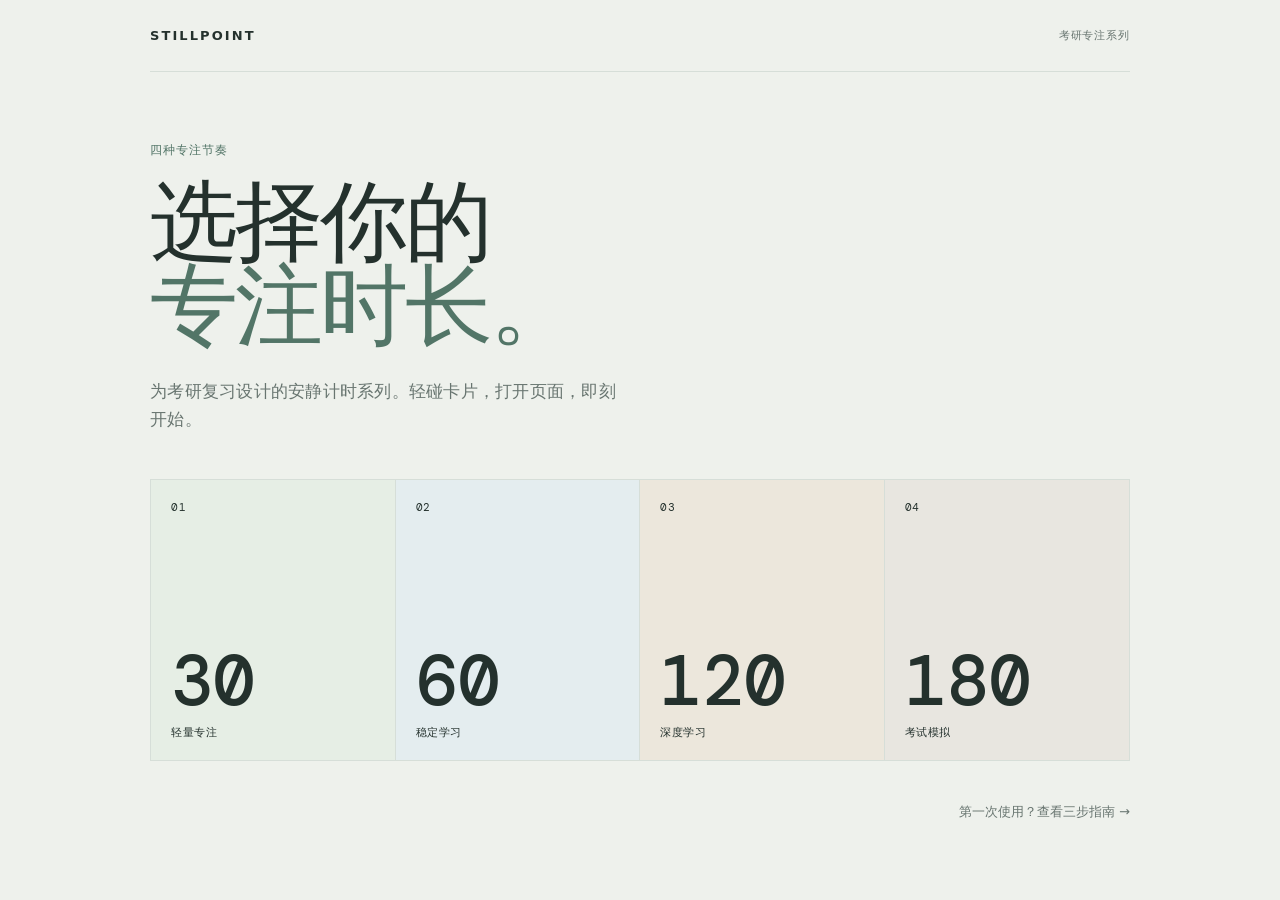
<file: index.html>
<!doctype html><html lang="zh-CN"><head><meta charset="UTF-8"><meta name="viewport" content="width=device-width,initial-scale=1"><meta name="theme-color" content="#eef1ec"><title>Stillpoint 专注计时卡</title><link rel="stylesheet" href="style.css"></head><body class="catalog"><main class="catalog-shell"><header class="topbar"><span class="brand">STILLPOINT</span><span class="session-label">考研专注系列</span></header><section class="catalog-intro"><p class="eyebrow">四种专注节奏</p><h1>选择你的<br><em>专注时长。</em></h1><p class="intro">为考研复习设计的安静计时系列。轻碰卡片，打开页面，即刻开始。</p></section><nav class="card-grid" aria-label="选择专注时长"><a class="product-card card-30" href="30/"><span>01</span><strong>30</strong><small>轻量专注</small></a><a class="product-card card-60" href="60/"><span>02</span><strong>60</strong><small>稳定学习</small></a><a class="product-card card-120" href="120/"><span>03</span><strong>120</strong><small>深度学习</small></a><a class="product-card card-180" href="180/"><span>04</span><strong>180</strong><small>考试模拟</small></a></nav><footer class="catalog-footer"><a href="guide/">第一次使用？查看三步指南 →</a></footer></main></body></html>
</file>
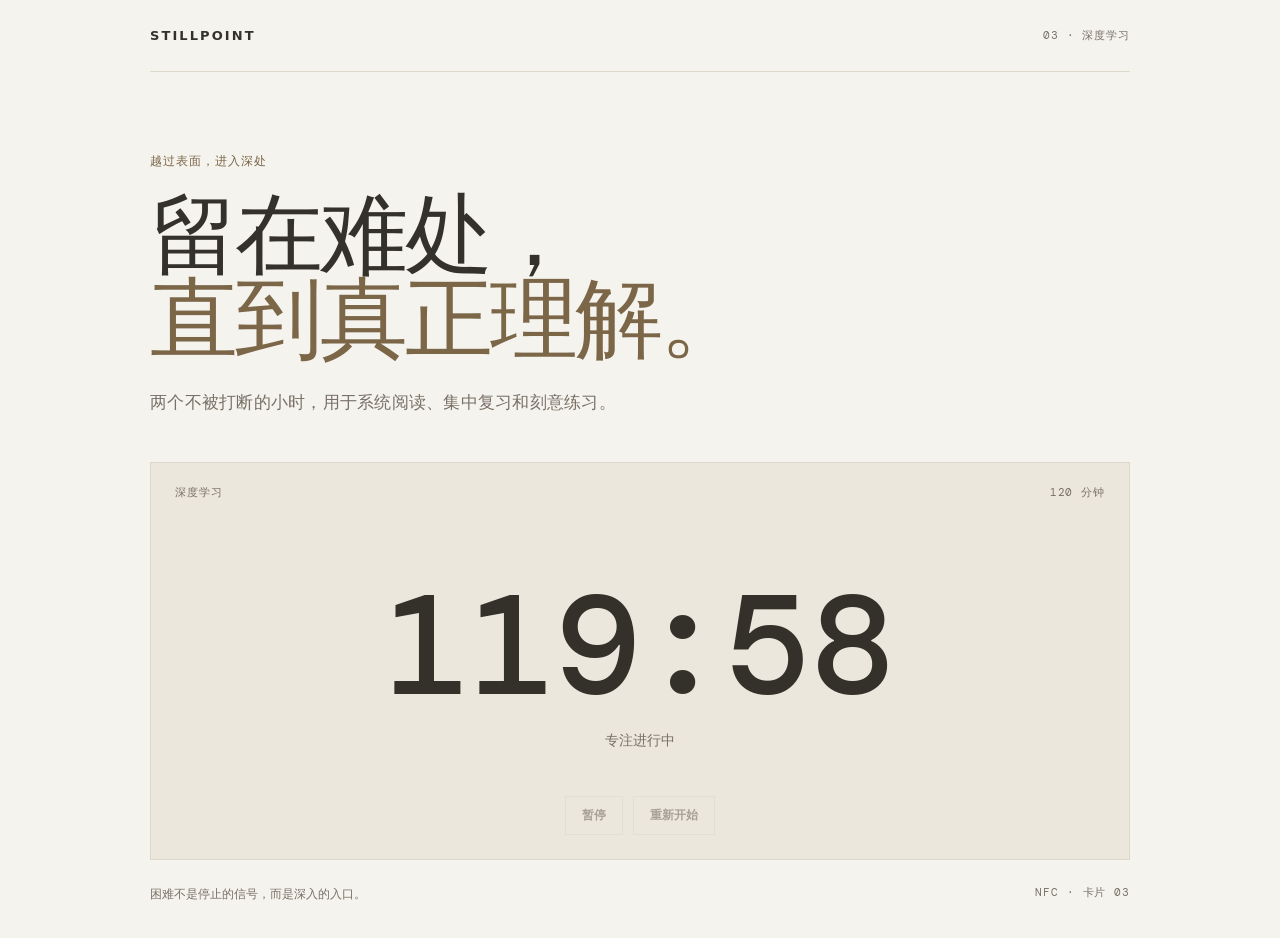
<file: 120/index.html>
<!doctype html><html lang="zh-CN"><head><meta charset="UTF-8"><meta name="viewport" content="width=device-width,initial-scale=1"><meta name="theme-color" content="#f0eee8"><title>120分钟深度学习 · Stillpoint</title><link rel="stylesheet" href="../style.css"></head><body class="timer-page theme-120" data-duration="120"><main class="shell"><header class="topbar"><a class="brand" href="../">STILLPOINT</a><span class="session-label">03 · 深度学习</span></header><section class="hero"><p class="eyebrow">越过表面，进入深处</p><h1>留在难处，<br><em>直到真正理解。</em></h1><p class="intro">两个不被打断的小时，用于系统阅读、集中复习和刻意练习。</p></section><section class="timer-panel" aria-label="120分钟深度学习计时器"><div class="mode-mark"><span>深度学习</span><span>120 分钟</span></div><div class="clock-wrap"><div class="clock" id="clock" aria-live="polite">120:00</div><div class="status" id="status">页面打开，计时即刻开始</div></div><div class="controls"><button class="primary" id="start">暂停</button><button class="secondary" id="reset">重新开始</button></div></section><footer class="footer"><span>困难不是停止的信号，而是深入的入口。</span><span class="nfc-mark">NFC · 卡片 03</span></footer></main><script src="../script.js"></script></body></html>
</file>
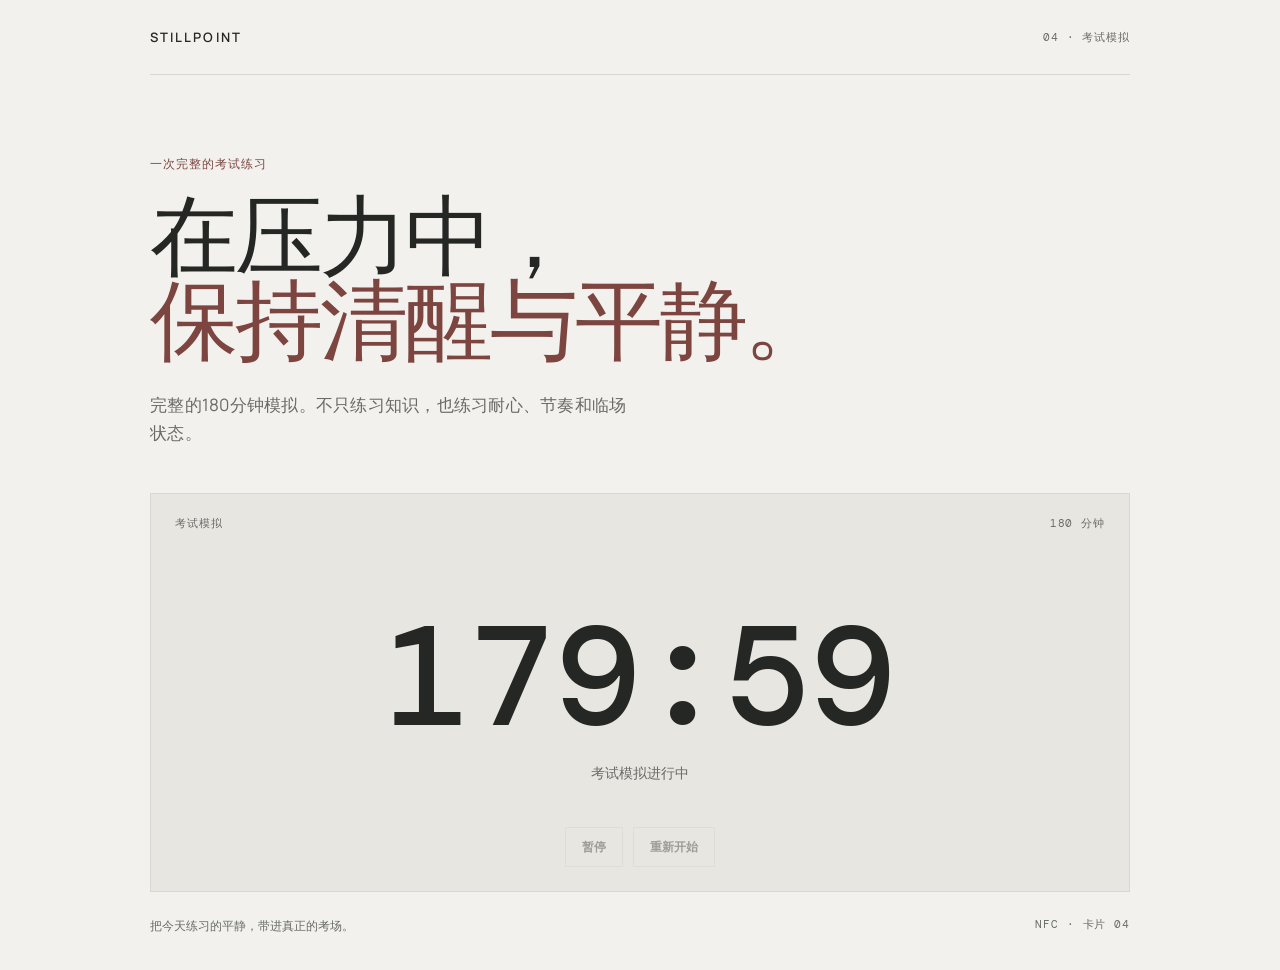
<file: 180/index.html>
<!doctype html><html lang="zh-CN"><head><meta charset="UTF-8"><meta name="viewport" content="width=device-width,initial-scale=1"><meta name="theme-color" content="#edece8"><title>180分钟考试模拟 · Stillpoint</title><link rel="stylesheet" href="../style.css"></head><body class="timer-page theme-180" data-duration="180"><main class="shell"><header class="topbar"><a class="brand" href="../">STILLPOINT</a><span class="session-label">04 · 考试模拟</span></header><section class="hero"><p class="eyebrow">一次完整的考试练习</p><h1>在压力中，<br><em>保持清醒与平静。</em></h1><p class="intro">完整的180分钟模拟。不只练习知识，也练习耐心、节奏和临场状态。</p></section><section class="timer-panel" aria-label="180分钟考试模拟计时器"><div class="mode-mark"><span>考试模拟</span><span>180 分钟</span></div><div class="clock-wrap"><div class="clock" id="clock" aria-live="polite">180:00</div><div class="status" id="status">页面打开，计时即刻开始</div></div><div class="controls"><button class="primary" id="start">暂停</button><button class="secondary" id="reset">重新开始</button></div></section><footer class="footer"><span>把今天练习的平静，带进真正的考场。</span><span class="nfc-mark">NFC · 卡片 04</span></footer></main><script src="../script.js"></script></body></html>
</file>
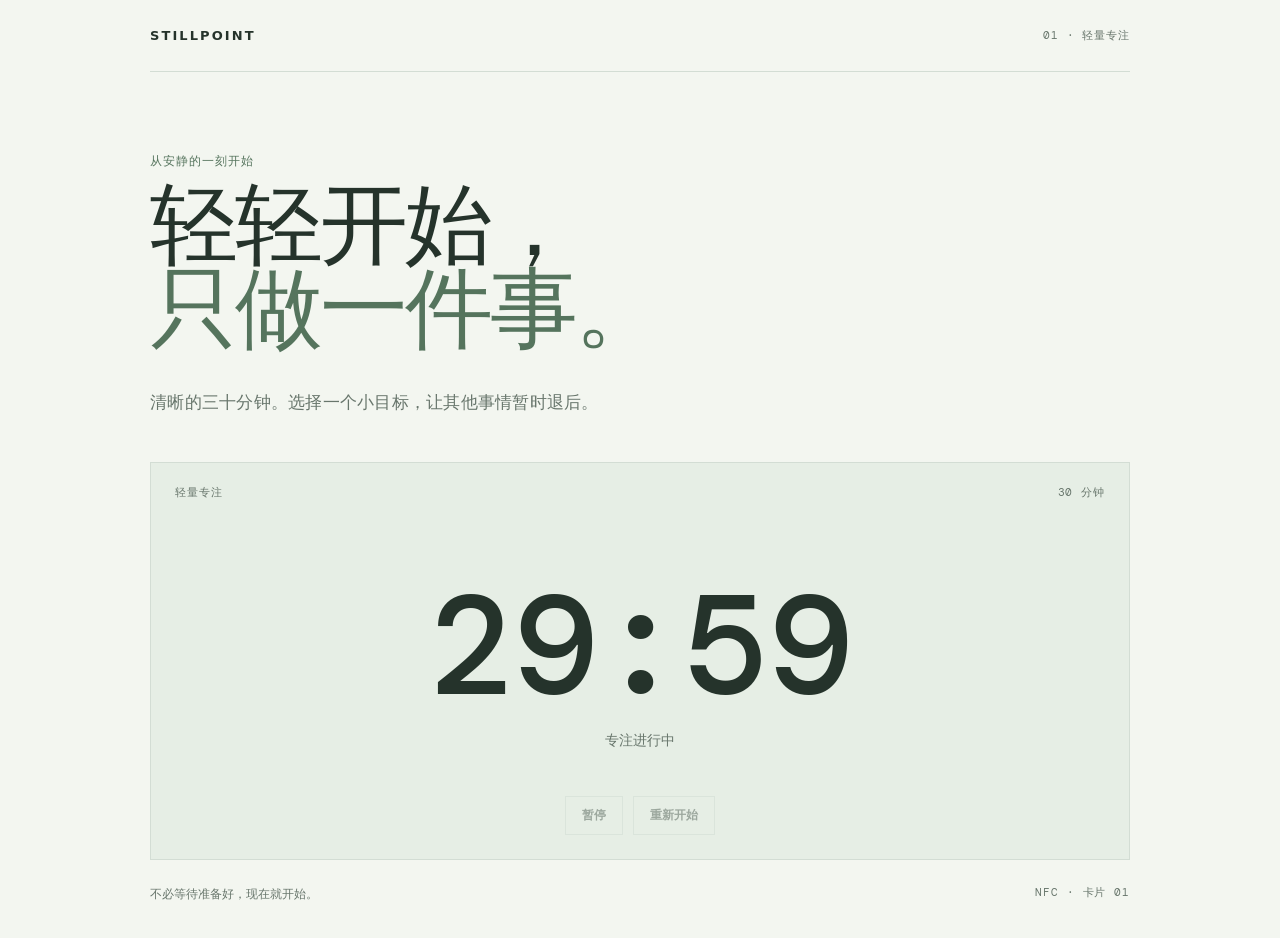
<file: 30/index.html>
<!doctype html><html lang="zh-CN"><head><meta charset="UTF-8"><meta name="viewport" content="width=device-width,initial-scale=1"><meta name="theme-color" content="#edf2eb"><title>30分钟专注 · Stillpoint</title><link rel="stylesheet" href="../style.css"></head><body class="timer-page theme-30" data-duration="30"><main class="shell"><header class="topbar"><a class="brand" href="../">STILLPOINT</a><span class="session-label">01 · 轻量专注</span></header><section class="hero"><p class="eyebrow">从安静的一刻开始</p><h1>轻轻开始，<br><em>只做一件事。</em></h1><p class="intro">清晰的三十分钟。选择一个小目标，让其他事情暂时退后。</p></section><section class="timer-panel" aria-label="30分钟专注计时器"><div class="mode-mark"><span>轻量专注</span><span>30 分钟</span></div><div class="clock-wrap"><div class="clock" id="clock" aria-live="polite">30:00</div><div class="status" id="status">页面打开，计时即刻开始</div></div><div class="controls"><button class="primary" id="start">暂停</button><button class="secondary" id="reset">重新开始</button></div></section><footer class="footer"><span>不必等待准备好，现在就开始。</span><span class="nfc-mark">NFC · 卡片 01</span></footer></main><script src="../script.js"></script></body></html>
</file>
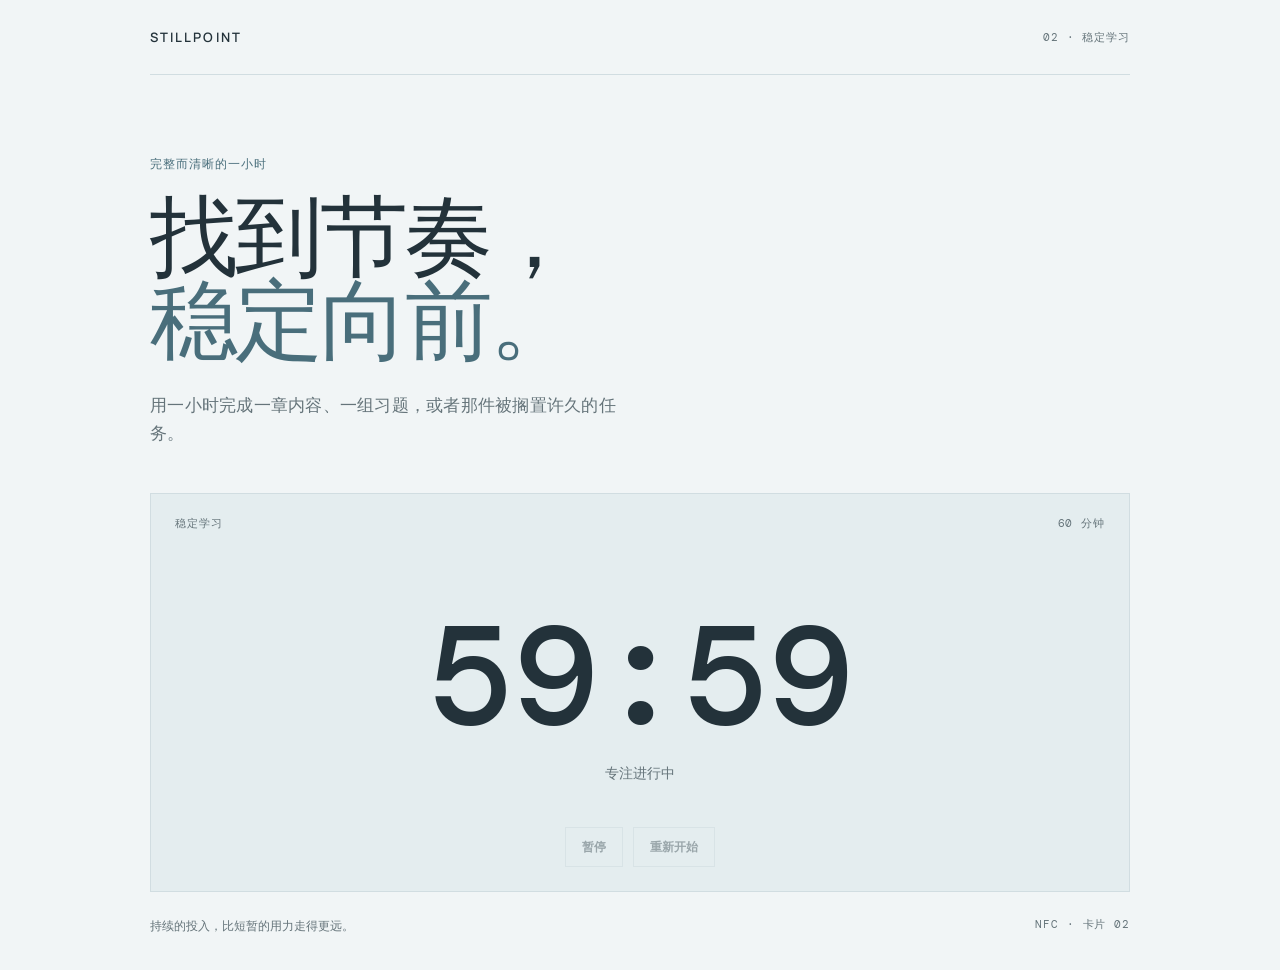
<file: 60/index.html>
<!doctype html><html lang="zh-CN"><head><meta charset="UTF-8"><meta name="viewport" content="width=device-width,initial-scale=1"><meta name="theme-color" content="#e9eff1"><title>60分钟学习 · Stillpoint</title><link rel="stylesheet" href="../style.css"></head><body class="timer-page theme-60" data-duration="60"><main class="shell"><header class="topbar"><a class="brand" href="../">STILLPOINT</a><span class="session-label">02 · 稳定学习</span></header><section class="hero"><p class="eyebrow">完整而清晰的一小时</p><h1>找到节奏，<br><em>稳定向前。</em></h1><p class="intro">用一小时完成一章内容、一组习题，或者那件被搁置许久的任务。</p></section><section class="timer-panel" aria-label="60分钟学习计时器"><div class="mode-mark"><span>稳定学习</span><span>60 分钟</span></div><div class="clock-wrap"><div class="clock" id="clock" aria-live="polite">60:00</div><div class="status" id="status">页面打开，计时即刻开始</div></div><div class="controls"><button class="primary" id="start">暂停</button><button class="secondary" id="reset">重新开始</button></div></section><footer class="footer"><span>持续的投入，比短暂的用力走得更远。</span><span class="nfc-mark">NFC · 卡片 02</span></footer></main><script src="../script.js"></script></body></html>
</file>
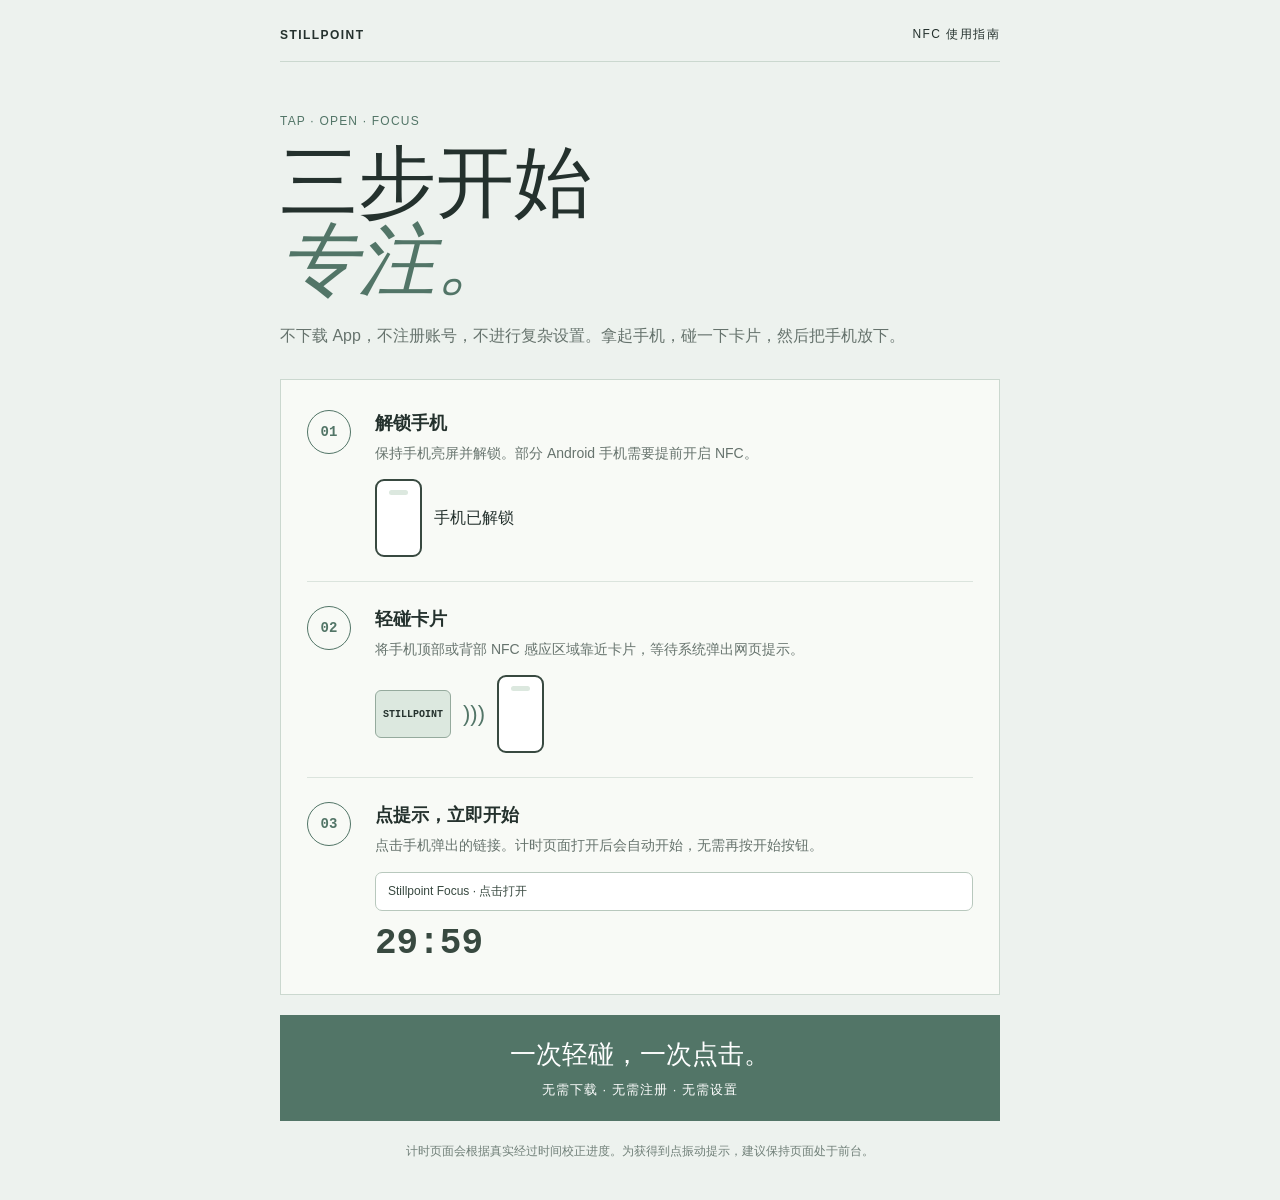
<file: guide/index.html>
<!doctype html>
<html lang="zh-CN">
<head>
  <meta charset="UTF-8">
  <meta name="viewport" content="width=device-width, initial-scale=1">
  <meta name="theme-color" content="#edf2ee">
  <title>Stillpoint 使用指南</title>
  <style>
    *{box-sizing:border-box}body{margin:0;background:#edf2ee;color:#24312d;font-family:Arial,'Microsoft YaHei',sans-serif}.page{width:min(100% - 28px,720px);margin:auto;padding:26px 0 38px}.top{display:flex;justify-content:space-between;align-items:center;border-bottom:1px solid #cbd8cf;padding-bottom:18px;font-size:12px;letter-spacing:.12em}.top a{color:inherit;text-decoration:none;font-weight:700}.hero{padding:52px 0 30px}.tag{color:#527567;font-size:12px;letter-spacing:.1em;margin:0 0 16px}.hero h1{font-family:Georgia,'Songti SC',serif;font-size:clamp(44px,11vw,78px);font-weight:500;line-height:1;margin:0}.hero h1 em{color:#527567;font-weight:500}.lead{color:#66736d;font-size:16px;line-height:1.7;margin:22px 0 0}.guide{background:#f8faf6;border:1px solid #cbd8cf;padding:26px}.step{display:grid;grid-template-columns:52px 1fr;gap:16px;padding:24px 0;border-bottom:1px solid #dbe4dd}.step:first-child{padding-top:4px}.step:last-child{border:0;padding-bottom:4px}.num{width:44px;height:44px;border:1px solid #527567;border-radius:50%;display:grid;place-items:center;color:#527567;font:bold 14px monospace}.step h2{font-size:18px;margin:1px 0 7px}.step p{color:#66736d;line-height:1.65;margin:0;font-size:14px}.visual{display:flex;align-items:center;gap:12px;margin-top:14px}.card{width:76px;height:48px;border-radius:6px;background:#dce8df;border:1px solid #95aa9d;display:grid;place-items:center;font:bold 10px monospace}.waves{color:#527567;font-size:22px}.phone{width:47px;height:78px;border:2px solid #384940;border-radius:9px;position:relative;background:#fff}.phone:after{content:'';position:absolute;left:12px;right:12px;top:9px;height:5px;background:#dce8df;border-radius:3px}.notice{margin-top:15px;border:1px solid #b8c8bd;background:#fff;padding:10px 12px;border-radius:7px;font-size:12px;color:#384940}.timer{font:bold 36px monospace;color:#384940;margin-top:12px}.promise{margin-top:20px;padding:22px;background:#527567;color:#fff;text-align:center}.promise strong{display:block;font-family:Georgia,'Songti SC',serif;font-size:26px;font-weight:500}.promise span{display:block;margin-top:9px;font-size:13px;letter-spacing:.08em}.note{text-align:center;color:#718079;font-size:12px;line-height:1.7;margin:20px 0 0}@media(max-width:480px){.hero{padding-top:40px}.guide{padding:20px}.step{grid-template-columns:44px 1fr;gap:12px}}
  </style>
</head>
<body>
  <main class="page">
    <header class="top"><a href="../">STILLPOINT</a><span>NFC 使用指南</span></header>
    <section class="hero"><p class="tag">TAP · OPEN · FOCUS</p><h1>三步开始<br><em>专注。</em></h1><p class="lead">不下载 App，不注册账号，不进行复杂设置。拿起手机，碰一下卡片，然后把手机放下。</p></section>
    <section class="guide">
      <article class="step"><div class="num">01</div><div><h2>解锁手机</h2><p>保持手机亮屏并解锁。部分 Android 手机需要提前开启 NFC。</p><div class="visual"><div class="phone"></div><span>手机已解锁</span></div></div></article>
      <article class="step"><div class="num">02</div><div><h2>轻碰卡片</h2><p>将手机顶部或背部 NFC 感应区域靠近卡片，等待系统弹出网页提示。</p><div class="visual"><div class="card">STILLPOINT</div><div class="waves">)))</div><div class="phone"></div></div></div></article>
      <article class="step"><div class="num">03</div><div><h2>点提示，立即开始</h2><p>点击手机弹出的链接。计时页面打开后会自动开始，无需再按开始按钮。</p><div class="notice">Stillpoint Focus · 点击打开</div><div class="timer">29:59</div></div></article>
    </section>
    <section class="promise"><strong>一次轻碰，一次点击。</strong><span>无需下载 · 无需注册 · 无需设置</span></section>
    <p class="note">计时页面会根据真实经过时间校正进度。为获得到点振动提示，建议保持页面处于前台。</p>
  </main>
</body>
</html>
</file>
<file: style.css>
@import url('https://fonts.googleapis.com/css2?family=DM+Mono:wght@400;500&family=DM+Sans:wght@400;500;600&family=Libre+Baskerville:ital@0;1&family=Manrope:wght@400;500;600&family=Newsreader:ital,opsz,wght@0,6..72,500;1,6..72,500&family=Source+Serif+4:ital,wght@0,500;1,500&display=swap');
.catalog,.timer-page{--body:'Microsoft YaHei','PingFang SC','Noto Sans CJK SC',system-ui,sans-serif;--display:'STSong','Songti SC','Noto Serif CJK SC','Source Han Serif SC',Georgia,serif}.catalog h1,.timer-page h1{letter-spacing:-.035em}.catalog h1 em,.timer-page h1 em{font-style:normal}.catalog .intro,.timer-page .intro{letter-spacing:.015em}.catalog-footer{padding:0 0 35px;text-align:right}.catalog-footer a{color:var(--muted);font-size:13px;text-decoration:none}.catalog-footer a:hover{color:var(--accent)}
.timer-page .controls{opacity:.58;transition:opacity .2s ease}.timer-page .controls:hover,.timer-page .controls:focus-within{opacity:1}.timer-page .controls button{font-size:12px;padding:10px 16px;background:transparent;color:var(--muted);border-color:var(--line)}.timer-page .controls button:hover{background:var(--soft);color:var(--ink);border-color:var(--accent)}.timer-page.complete .timer-panel{box-shadow:inset 0 0 0 2px var(--accent)}
:root{--paper:#f3f5f0;--ink:#24312d;--muted:#687570;--line:#d6ded8;--accent:#527567;--panel:#e8eee9;--soft:#dce8df;--body:'DM Sans',system-ui,sans-serif;--display:'Newsreader',Georgia,serif}*{box-sizing:border-box}body{margin:0;min-height:100vh;background:var(--paper);color:var(--ink);font-family:var(--body)}.theme-30{--paper:#f3f6f0;--ink:#25332b;--muted:#68766c;--line:#d3ddd4;--accent:#55745d;--panel:#e6eee5;--soft:#d7e5d8;--display:'Newsreader',Georgia,serif}.theme-60{--paper:#f1f5f6;--ink:#23323a;--muted:#65747a;--line:#d1dde1;--accent:#496e7b;--panel:#e4edef;--soft:#d5e5e9;--body:'Manrope',system-ui,sans-serif;--display:'Libre Baskerville',Georgia,serif}.theme-120{--paper:#f5f3ee;--ink:#34312b;--muted:#787066;--line:#ded8cc;--accent:#7b6648;--panel:#ece7dc;--soft:#e3d8c5;--display:'Source Serif 4',Georgia,serif}.theme-180{--paper:#f2f1ed;--ink:#252725;--muted:#696b67;--line:#d8d7d1;--accent:#7d4540;--panel:#e8e6e0;--soft:#e4d5d1;--body:'Manrope',system-ui,sans-serif;--display:'Libre Baskerville',Georgia,serif}.shell,.catalog-shell{width:min(100% - 40px,980px);min-height:100vh;margin:auto;display:flex;flex-direction:column}.topbar{display:flex;justify-content:space-between;align-items:center;padding:28px 0;border-bottom:1px solid var(--line)}.brand{color:var(--ink);font-size:13px;letter-spacing:.16em;text-decoration:none;font-weight:600}.session-label,.nfc-mark,.mode-mark{color:var(--muted);font:11px 'DM Mono',monospace;letter-spacing:.08em}.hero{padding:clamp(52px,9vh,92px) 0 46px;max-width:720px}.eyebrow{color:var(--accent);font:12px 'DM Mono',monospace;letter-spacing:.08em;margin:0 0 22px;text-transform:uppercase}h1{font:500 clamp(52px,8vw,88px)/.96 var(--display);letter-spacing:0;margin:0}h1 em{color:var(--accent);font-weight:500}.intro{color:var(--muted);font-size:17px;line-height:1.65;margin:27px 0 0;max-width:480px}.timer-panel{background:var(--panel);border:1px solid var(--line);padding:22px 24px 24px}.mode-mark{display:flex;justify-content:space-between}.clock-wrap{padding:clamp(48px,8vw,82px) 0 43px;text-align:center}.clock{font:500 clamp(68px,14vw,142px)/.9 'DM Mono',monospace;letter-spacing:0}.status{color:var(--muted);font-size:14px;margin-top:22px;min-height:21px}.controls{display:flex;justify-content:center;gap:10px}button{cursor:pointer;font:600 13px var(--body);padding:13px 20px;border:1px solid var(--accent)}.primary{color:#fff;background:var(--accent)}.secondary{color:var(--ink);background:transparent;border-color:var(--line)}.primary:hover{filter:brightness(.9)}.secondary:hover{background:var(--soft)}.footer{display:flex;justify-content:space-between;gap:20px;color:var(--muted);font-size:12px;line-height:1.5;padding:25px 0 35px;margin-top:auto}.catalog{--paper:#eef1ec}.catalog-intro{padding:70px 0 46px}.card-grid{display:grid;grid-template-columns:repeat(4,1fr);border:1px solid var(--line);margin-bottom:40px}.product-card{min-height:280px;padding:20px;display:flex;flex-direction:column;color:var(--ink);text-decoration:none;border-right:1px solid var(--line);transition:transform .2s ease}.product-card:last-child{border:0}.product-card:hover{transform:translateY(-5px)}.product-card span,.product-card small{font:11px 'DM Mono',monospace;letter-spacing:.06em}.product-card strong{font:500 70px/1 'DM Mono',monospace;margin:auto 0 8px}.card-30{background:#e6eee5}.card-60{background:#e4edef}.card-120{background:#ece7dc}.card-180{background:#e8e6e0}@media(max-width:700px){.card-grid{grid-template-columns:1fr 1fr}.product-card:nth-child(2){border-right:0}.product-card{min-height:210px;border-bottom:1px solid var(--line)}}@media(max-width:540px){.shell,.catalog-shell{width:min(100% - 28px,980px)}.topbar{padding:21px 0}.session-label{font-size:9px}.hero{padding:55px 0 40px}.timer-panel{padding:16px}.clock{font-size:clamp(58px,20vw,90px)}.footer{flex-direction:column}}
</file>
